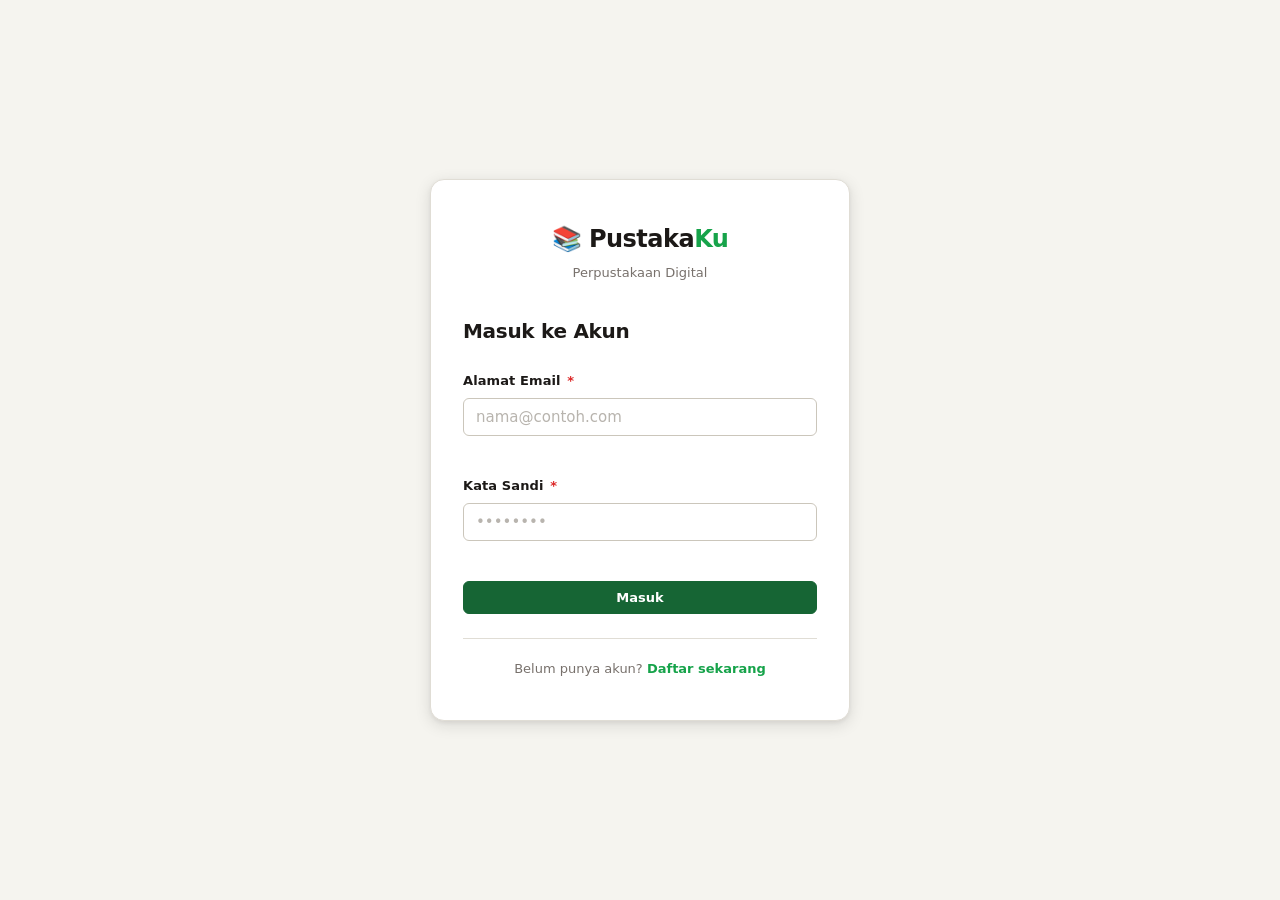
<file: public/login.html>
<!DOCTYPE html>
<html lang="id">
<head>
  <meta charset="UTF-8">
  <meta name="viewport" content="width=device-width, initial-scale=1.0">
  <title>Masuk — PustakaKu</title>
  <link rel="stylesheet" href="css/style.css">
</head>
<body class="page-auth">

<main>
  <div class="auth-card animate-in">

    <div class="auth-card__logo">
      <a href="index.html" aria-label="PustakaKu - Beranda">
        <span aria-hidden="true">📚</span> Pustaka<em>Ku</em>
      </a>
      <p>Perpustakaan Digital</p>
    </div>

    <h1 class="auth-card__heading">Masuk ke Akun</h1>

    <!-- Alert global — T8 isi pesan error 401/403 di sini -->
    <div class="alert" id="login-alert" role="alert" aria-live="polite"></div>

    <form id="form-login" data-action="login" novalidate autocomplete="on">

      <div class="form-group">
        <label class="form-label" for="email">
          Alamat Email <abbr title="wajib diisi">*</abbr>
        </label>
        <input
          id="email" name="email" type="email"
          class="form-input"
          placeholder="nama@contoh.com"
          autocomplete="email"
          inputmode="email"
          required
        >
        <!-- T8: tampilkan error per-field di sini -->
        <span class="form-error" id="err-email" role="alert"></span>
      </div>

      <div class="form-group">
        <label class="form-label" for="password">
          Kata Sandi <abbr title="wajib diisi">*</abbr>
        </label>
        <input
          id="password" name="password" type="password"
          class="form-input"
          placeholder="••••••••"
          autocomplete="current-password"
          required
        >
        <span class="form-error" id="err-password" role="alert"></span>
      </div>

      <button type="submit" class="btn btn--primary btn--full" id="btn-login">
        Masuk
      </button>

    </form>

    <div class="auth-card__footer">
      Belum punya akun? <a href="register.html">Daftar sekarang</a>
    </div>

  </div>
</main>

<!-- T8: validasi form + fetch POST /auth/login + redirect -->
<script src="js/api.js" defer></script>
<script src="js/validator.js" defer></script>
<script src="js/auth.js" defer></script>
</body>
</html>
</file>
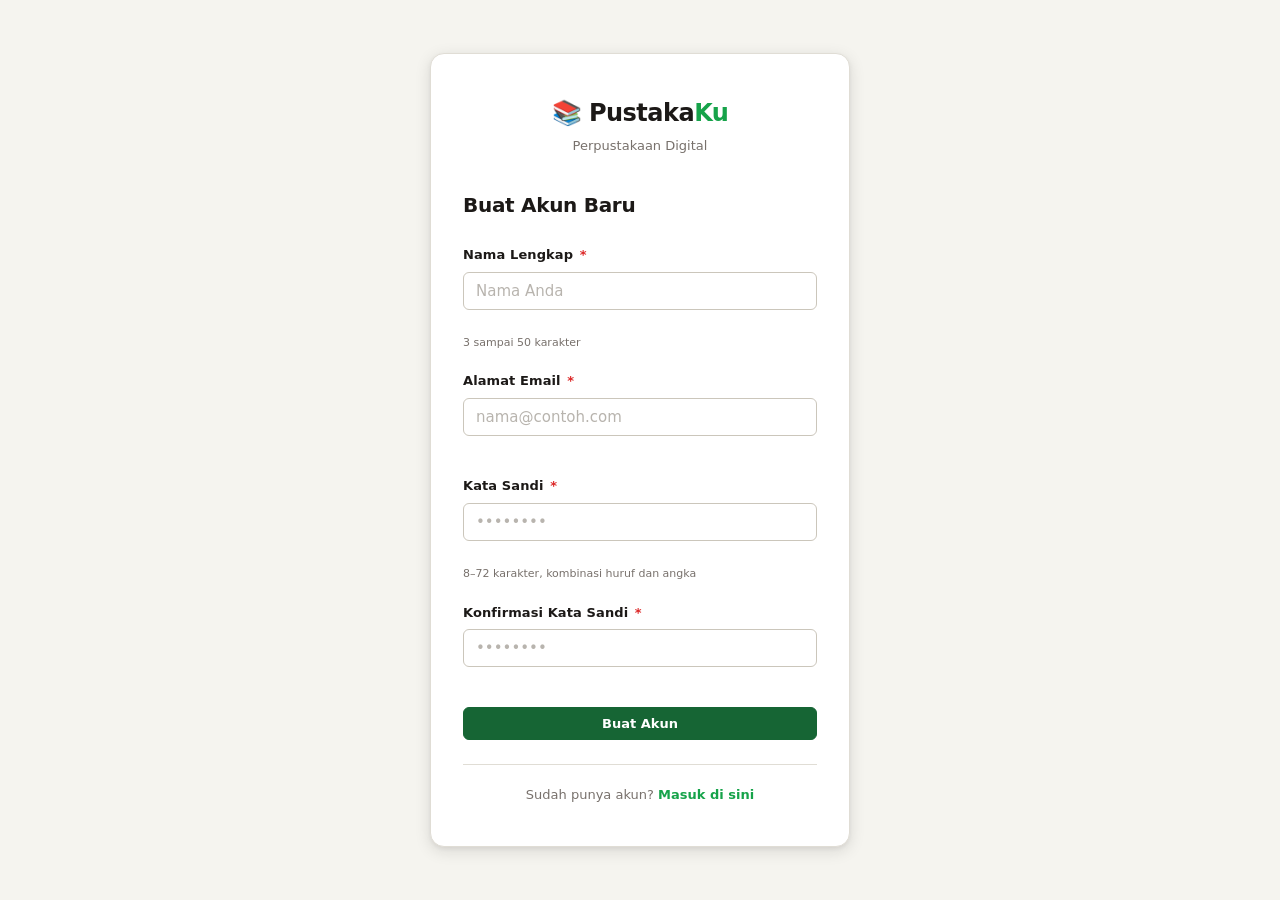
<file: public/register.html>
<!DOCTYPE html>
<html lang="id">
<head>
  <meta charset="UTF-8">
  <meta name="viewport" content="width=device-width, initial-scale=1.0">
  <title>Daftar — PustakaKu</title>
  <link rel="stylesheet" href="css/style.css">
</head>
<body class="page-auth">

<main>
  <div class="auth-card animate-in">

    <div class="auth-card__logo">
      <a href="index.html" aria-label="PustakaKu - Beranda">
        <span aria-hidden="true">📚</span> Pustaka<em>Ku</em>
      </a>
      <p>Perpustakaan Digital</p>
    </div>

    <h1 class="auth-card__heading">Buat Akun Baru</h1>

    <!-- Alert global — T8 isi pesan error 422 / email duplikat -->
    <div class="alert" id="register-alert" role="alert" aria-live="polite"></div>

    <form id="form-register" data-action="register" novalidate autocomplete="on">

      <div class="form-group">
        <label class="form-label" for="name">
          Nama Lengkap <abbr title="wajib diisi">*</abbr>
        </label>
        <input
          id="name" name="name" type="text"
          class="form-input"
          placeholder="Nama Anda"
          autocomplete="name"
          required
          minlength="3" maxlength="50"
        >
        <span class="form-error" id="err-name" role="alert"></span>
        <span class="form-hint">3 sampai 50 karakter</span>
      </div>

      <div class="form-group">
        <label class="form-label" for="email">
          Alamat Email <abbr title="wajib diisi">*</abbr>
        </label>
        <input
          id="email" name="email" type="email"
          class="form-input"
          placeholder="nama@contoh.com"
          autocomplete="email"
          inputmode="email"
          required
        >
        <span class="form-error" id="err-email" role="alert"></span>
      </div>

      <div class="form-group">
        <label class="form-label" for="password">
          Kata Sandi <abbr title="wajib diisi">*</abbr>
        </label>
        <input
          id="password" name="password" type="password"
          class="form-input"
          placeholder="••••••••"
          autocomplete="new-password"
          required
          minlength="8" maxlength="72"
        >
        <span class="form-error" id="err-password" role="alert"></span>
        <span class="form-hint">8–72 karakter, kombinasi huruf dan angka</span>
      </div>

      <div class="form-group">
        <label class="form-label" for="confirmPassword">
          Konfirmasi Kata Sandi <abbr title="wajib diisi">*</abbr>
        </label>
        <input
          id="confirmPassword" name="confirmPassword" type="password"
          class="form-input"
          placeholder="••••••••"
          autocomplete="new-password"
          required
        >
        <span class="form-error" id="err-confirmPassword" role="alert"></span>
      </div>

      <button type="submit" class="btn btn--primary btn--full" id="btn-register">
        Buat Akun
      </button>

    </form>

    <div class="auth-card__footer">
      Sudah punya akun? <a href="login.html">Masuk di sini</a>
    </div>

  </div>
</main>

<!-- T8: validasi client-side (validator.js) + fetch POST /auth/register -->
<script src="js/api.js" defer></script>
<script src="js/validator.js" defer></script>
<script src="js/auth.js" defer></script>
</body>
</html>
</file>
<file: public/css/style.css>
/* =========================================================
   PustakaKu — Stylesheet Utama
   T7: HTML/CSS Front-end (Anggota 2)
   ========================================================= */

/* ---------------------------------------------------------
   1. Custom Properties
   --------------------------------------------------------- */
:root {
  /* Palet: warm off-white + forest green + type-specific */
  --clr-bg:          #f5f4ef;
  --clr-surface:     #ffffff;
  --clr-surface-alt: #f8f7f2;
  --clr-border:      #e0ddd5;
  --clr-border-mid:  #cbc6bb;

  --clr-text:        #1c1917;
  --clr-text-muted:  #78716c;
  --clr-text-invert: #ffffff;

  /* Navbar */
  --clr-nav-bg:    #1c1917;
  --clr-nav-link:  #c8c3bc;

  /* Green — aksi utama & badge aktif */
  --clr-green:     #166534;
  --clr-green-mid: #16a34a;
  --clr-green-lt:  #dcfce7;
  --clr-green-txt: #14532d;

  /* Amber — audiobook & peringatan */
  --clr-amber:     #92400e;
  --clr-amber-mid: #d97706;
  --clr-amber-lt:  #fef9c3;
  --clr-amber-txt: #78350f;

  /* Red — bahaya & terlambat */
  --clr-red:       #991b1b;
  --clr-red-mid:   #dc2626;
  --clr-red-lt:    #fee2e2;
  --clr-red-txt:   #7f1d1d;

  /* Blue — ebook */
  --clr-blue-mid:  #2563eb;
  --clr-blue-lt:   #dbeafe;
  --clr-blue-txt:  #1e3a8a;

  /* Purple — jurnal */
  --clr-purple:    #6d28d9;
  --clr-purple-lt: #ede9fe;
  --clr-purple-txt:#4c1d95;

  /* Spacing (basis 4px) */
  --sp-1:  4px;  --sp-2:  8px;  --sp-3:  12px;
  --sp-4:  16px; --sp-5:  20px; --sp-6:  24px;
  --sp-8:  32px; --sp-10: 40px; --sp-12: 48px;
  --sp-16: 64px;

  /* Skala tipografi */
  --text-xs:   11px;
  --text-sm:   13px;
  --text-base: 15px;
  --text-md:   17px;
  --text-lg:   20px;
  --text-xl:   24px;
  --text-2xl:  32px;

  /* Radius */
  --radius-sm:   4px;
  --radius:      6px;
  --radius-md:   8px;
  --radius-lg:   14px;
  --radius-pill: 999px;

  /* Shadow — warm-tinted, bukan shadow hitam datar */
  --shadow-sm: 0 1px 3px rgba(28,25,23,.08);
  --shadow:    0 2px 8px rgba(28,25,23,.10), 0 1px 2px rgba(28,25,23,.06);
  --shadow-md: 0 4px 16px rgba(28,25,23,.12), 0 2px 4px rgba(28,25,23,.06);
  --shadow-lg: 0 10px 36px rgba(28,25,23,.18), 0 4px 12px rgba(28,25,23,.08);

  /* Transisi */
  --ease: cubic-bezier(.16,1,.3,1);
  --dur:  200ms;

  /* Layout */
  --navbar-h:  58px;
  --max-w:    1180px;
  --max-w-sm:  420px;
}

/* ---------------------------------------------------------
   2. Reset & Base
   --------------------------------------------------------- */
*, *::before, *::after { box-sizing: border-box; margin: 0; padding: 0; }
html { font-size: 100%; scroll-behavior: smooth; }

body {
  font-family: 'Segoe UI', system-ui, -apple-system, BlinkMacSystemFont,
               'Helvetica Neue', Arial, sans-serif;
  font-size: var(--text-base);
  line-height: 1.6;
  color: var(--clr-text);
  background: var(--clr-bg);
  -webkit-font-smoothing: antialiased;
  min-height: 100dvh;
  display: flex;
  flex-direction: column;
}
img, svg { display: block; max-width: 100%; }
a { color: var(--clr-green-mid); text-decoration: none; }
a:hover { text-decoration: underline; }
ul, ol { list-style: none; }
button { font-family: inherit; cursor: pointer; border: none; background: none; }
input, select, textarea { font-family: inherit; font-size: var(--text-base); }

/* ---------------------------------------------------------
   3. Utilitas Tipografi
   --------------------------------------------------------- */
.text-sm    { font-size: var(--text-sm); }
.text-xs    { font-size: var(--text-xs); }
.text-muted { color: var(--clr-text-muted); }
.text-red   { color: var(--clr-red-mid); }
.fw-medium  { font-weight: 500; }
.fw-semi    { font-weight: 600; }
.fw-bold    { font-weight: 700; }

/* ---------------------------------------------------------
   4. Layout
   --------------------------------------------------------- */
.container {
  width: 100%;
  max-width: var(--max-w);
  margin-inline: auto;
  padding-inline: var(--sp-6);
}

main {
  flex: 1;
  padding-top: calc(var(--navbar-h) + var(--sp-10));
  padding-bottom: var(--sp-16);
}

.page-title {
  font-size: var(--text-xl);
  font-weight: 800;
  letter-spacing: -.5px;
  margin-bottom: var(--sp-6);
  line-height: 1.2;
}
.page-title span { color: var(--clr-green-mid); }

.section-header {
  display: flex;
  justify-content: space-between;
  align-items: center;
  margin-bottom: var(--sp-4);
}
.section-title {
  font-size: var(--text-md);
  font-weight: 700;
  letter-spacing: -.2px;
}

/* ---------------------------------------------------------
   5. Navbar
   --------------------------------------------------------- */
.navbar {
  position: fixed;
  top: 0; left: 0; right: 0;
  height: var(--navbar-h);
  background: var(--clr-nav-bg);
  z-index: 100;
  border-bottom: 1px solid rgba(255,255,255,.05);
}
.navbar__inner {
  display: flex;
  align-items: center;
  gap: var(--sp-5);
  height: 100%;
  max-width: var(--max-w);
  margin-inline: auto;
  padding-inline: var(--sp-6);
  position: relative;
}
.navbar__logo {
  font-size: 17px;
  font-weight: 800;
  color: var(--clr-text-invert);
  letter-spacing: -.3px;
  text-decoration: none;
  display: flex;
  align-items: center;
  gap: var(--sp-2);
  flex-shrink: 0;
  user-select: none;
}
.navbar__logo em { font-style: normal; color: var(--clr-green-mid); }
.navbar__logo-icon { font-size: 20px; line-height: 1; }
.navbar__sep { flex: 1; }

.navbar__links {
  display: flex;
  align-items: center;
  gap: var(--sp-1);
}
.navbar__link {
  font-size: var(--text-sm);
  font-weight: 500;
  color: var(--clr-nav-link);
  padding: var(--sp-2) var(--sp-3);
  border-radius: var(--radius);
  transition: color var(--dur), background var(--dur);
  text-decoration: none;
}
.navbar__link:hover { color: #fff; background: rgba(255,255,255,.08); text-decoration: none; }
.navbar__link--active { color: #fff; background: rgba(255,255,255,.10); }

.navbar__user {
  display: flex;
  align-items: center;
  gap: var(--sp-3);
  padding-left: var(--sp-4);
  border-left: 1px solid rgba(255,255,255,.12);
  margin-left: var(--sp-2);
}
.navbar__user-name { font-size: var(--text-sm); font-weight: 600; color: #fff; line-height: 1.2; }
.navbar__user-role {
  font-size: 10px;
  font-weight: 700;
  color: var(--clr-green-mid);
  text-transform: uppercase;
  letter-spacing: .6px;
}

/* Hamburger (mobile) */
.nav-toggle-input { display: none; }
.nav-toggle-btn {
  display: none;
  flex-direction: column;
  gap: 5px;
  padding: var(--sp-2);
  cursor: pointer;
  color: var(--clr-nav-link);
  margin-left: auto;
}
.nav-toggle-btn span {
  display: block;
  width: 20px;
  height: 2px;
  background: currentColor;
  border-radius: 2px;
  transition: transform var(--dur), opacity var(--dur);
}
.nav-toggle-input:checked + .navbar__inner .nav-toggle-btn span:nth-child(1) {
  transform: translateY(7px) rotate(45deg);
}
.nav-toggle-input:checked + .navbar__inner .nav-toggle-btn span:nth-child(2) {
  opacity: 0;
}
.nav-toggle-input:checked + .navbar__inner .nav-toggle-btn span:nth-child(3) {
  transform: translateY(-7px) rotate(-45deg);
}

/* ---------------------------------------------------------
   6. Tombol
   --------------------------------------------------------- */
.btn {
  display: inline-flex;
  align-items: center;
  gap: var(--sp-2);
  font-size: var(--text-sm);
  font-weight: 600;
  line-height: 1;
  padding: 9px 18px;
  border-radius: var(--radius);
  border: 1.5px solid transparent;
  cursor: pointer;
  transition: background var(--dur), color var(--dur),
              border-color var(--dur), box-shadow var(--dur),
              transform 100ms;
  text-decoration: none;
  white-space: nowrap;
  user-select: none;
}
.btn:active { transform: translateY(1px); }
.btn:focus-visible { outline: 2px solid var(--clr-green-mid); outline-offset: 3px; }
.btn:disabled { opacity: .5; cursor: not-allowed; pointer-events: none; }

.btn--primary {
  background: var(--clr-green);
  color: #fff;
  border-color: var(--clr-green);
}
.btn--primary:hover {
  background: #14532d;
  border-color: #14532d;
  box-shadow: var(--shadow-sm);
  color: #fff;
  text-decoration: none;
}

.btn--outline {
  background: transparent;
  color: var(--clr-green);
  border-color: var(--clr-green);
}
.btn--outline:hover {
  background: var(--clr-green-lt);
  color: var(--clr-green-txt);
  text-decoration: none;
}

.btn--danger {
  background: var(--clr-red-lt);
  color: var(--clr-red-mid);
  border-color: transparent;
}
.btn--danger:hover {
  background: var(--clr-red-mid);
  color: #fff;
  text-decoration: none;
}

.btn--ghost {
  background: transparent;
  color: var(--clr-text-muted);
  border-color: var(--clr-border-mid);
}
.btn--ghost:hover {
  background: var(--clr-surface-alt);
  color: var(--clr-text);
  text-decoration: none;
}

/* Tombol di navbar gelap */
.btn--nav {
  color: rgba(255,255,255,.65);
  border-color: rgba(255,255,255,.18);
  background: transparent;
  font-size: var(--text-xs);
  padding: 6px 12px;
}
.btn--nav:hover { color: #fff; background: rgba(255,255,255,.1); text-decoration: none; }

.btn--sm  { font-size: var(--text-xs); padding: 6px 12px; }
.btn--full { width: 100%; justify-content: center; }

/* ---------------------------------------------------------
   7. Form & Input
   --------------------------------------------------------- */
.form-group { margin-bottom: var(--sp-5); }

.form-label {
  display: block;
  font-size: var(--text-sm);
  font-weight: 600;
  color: var(--clr-text);
  margin-bottom: 6px;
  letter-spacing: .1px;
}
.form-label abbr { color: var(--clr-red-mid); text-decoration: none; margin-left: 2px; }

.form-input,
.form-select,
.form-textarea {
  display: block;
  width: 100%;
  padding: 9px 12px;
  color: var(--clr-text);
  background: var(--clr-surface);
  border: 1.5px solid var(--clr-border-mid);
  border-radius: var(--radius);
  transition: border-color var(--dur), box-shadow var(--dur);
  appearance: none;
  -webkit-appearance: none;
}
.form-input::placeholder { color: #b8b4ae; }
.form-input:hover,
.form-select:hover { border-color: #a8a29e; }
.form-input:focus,
.form-select:focus,
.form-textarea:focus {
  outline: none;
  border-color: var(--clr-green-mid);
  box-shadow: 0 0 0 3px rgba(22,163,74,.14);
}
.form-input.is-error,
.form-select.is-error { border-color: var(--clr-red-mid); }
.form-input.is-error:focus { box-shadow: 0 0 0 3px rgba(220,38,38,.14); }

/* Select custom arrow */
.form-select {
  background-image: url("data:image/svg+xml,%3Csvg xmlns='http://www.w3.org/2000/svg' width='12' height='12' viewBox='0 0 24 24' fill='none' stroke='%2378716c' stroke-width='2.5' stroke-linecap='round' stroke-linejoin='round'%3E%3Cpolyline points='6 9 12 15 18 9'/%3E%3C/svg%3E");
  background-repeat: no-repeat;
  background-position: right 10px center;
  padding-right: 32px;
  cursor: pointer;
}

.form-error {
  display: block;
  font-size: var(--text-xs);
  color: var(--clr-red-mid);
  margin-top: var(--sp-1);
  min-height: 16px;
}
.form-hint {
  display: block;
  font-size: var(--text-xs);
  color: var(--clr-text-muted);
  margin-top: var(--sp-1);
}
.form-row {
  display: grid;
  grid-template-columns: 1fr 1fr;
  gap: var(--sp-4);
}
.form-divider {
  border: none;
  border-top: 1px solid var(--clr-border);
  margin: var(--sp-4) 0;
}

/* Kelompok field extra (ebook/audiobook/jurnal) */
.extra-group { }
.extra-group__label {
  display: block;
  font-size: var(--text-xs);
  font-weight: 700;
  text-transform: uppercase;
  letter-spacing: .6px;
  color: var(--clr-text-muted);
  margin-bottom: var(--sp-3);
  padding-bottom: var(--sp-2);
  border-bottom: 1px dashed var(--clr-border);
}

/* ---------------------------------------------------------
   8. Badge & Pill
   --------------------------------------------------------- */
.badge {
  display: inline-flex;
  align-items: center;
  font-size: var(--text-xs);
  font-weight: 700;
  letter-spacing: .4px;
  text-transform: uppercase;
  padding: 3px 8px;
  border-radius: var(--radius-pill);
  line-height: 1;
  white-space: nowrap;
}
.badge--ebook     { background: var(--clr-blue-lt);    color: var(--clr-blue-txt); }
.badge--audiobook { background: var(--clr-amber-lt);   color: var(--clr-amber-txt); }
.badge--journal   { background: var(--clr-purple-lt);  color: var(--clr-purple-txt); }
.badge--active    { background: var(--clr-green-lt);   color: var(--clr-green-txt); }
.badge--inactive  { background: #ede9e3;               color: #78716c; }
.badge--overdue   { background: var(--clr-red-lt);     color: var(--clr-red-txt); }
.badge--completed { background: var(--clr-green-lt);   color: var(--clr-green-txt); }
.badge--premium   { background: var(--clr-amber-lt);   color: var(--clr-amber-txt); }
.badge--regular   { background: #ede9e3;               color: #78716c; }
.badge--admin     { background: #1c1917;               color: #d6d3d1; }

/* Indikator stok */
.stock-pill { font-size: var(--text-xs); font-weight: 600; color: var(--clr-text-muted); }
.stock-pill--low { color: var(--clr-amber-txt); }
.stock-pill--out { color: var(--clr-red-mid); font-weight: 700; }

/* ---------------------------------------------------------
   9. Alert
   --------------------------------------------------------- */
.alert {
  display: flex;
  align-items: flex-start;
  gap: var(--sp-3);
  padding: 12px var(--sp-4);
  border-radius: var(--radius-md);
  font-size: var(--text-sm);
  margin-bottom: var(--sp-5);
  border: 1px solid transparent;
}
.alert:empty { display: none; }
.alert--error   { background: var(--clr-red-lt);   color: var(--clr-red-txt);    border-color: #fecaca; }
.alert--success { background: var(--clr-green-lt); color: var(--clr-green-txt);  border-color: #bbf7d0; }
.alert--warn    { background: var(--clr-amber-lt); color: var(--clr-amber-txt);  border-color: #fde68a; }
.alert--info    { background: var(--clr-blue-lt);  color: var(--clr-blue-txt);   border-color: #bfdbfe; }

/* ---------------------------------------------------------
   10. Filter Bar (Katalog)
   --------------------------------------------------------- */
.filter-bar {
  display: flex;
  flex-wrap: wrap;
  gap: var(--sp-3);
  align-items: flex-end;
  margin-bottom: var(--sp-5);
  padding: var(--sp-4) var(--sp-5);
  background: var(--clr-surface);
  border: 1px solid var(--clr-border);
  border-radius: var(--radius-md);
  box-shadow: var(--shadow-sm);
}
.filter-bar__search { flex: 1; min-width: 200px; }
.filter-bar__selects { display: flex; gap: var(--sp-3); flex-wrap: wrap; }
.filter-bar__select { width: 155px; }

/* Input pencarian dengan ikon */
.input-search-wrap { position: relative; }
.input-search-wrap .form-input { padding-left: 36px; }
.input-search-wrap::before {
  content: '';
  position: absolute;
  left: 11px;
  top: 50%;
  transform: translateY(-50%);
  width: 14px;
  height: 14px;
  background-image: url("data:image/svg+xml,%3Csvg xmlns='http://www.w3.org/2000/svg' width='14' height='14' viewBox='0 0 24 24' fill='none' stroke='%23a8a29e' stroke-width='2.5' stroke-linecap='round' stroke-linejoin='round'%3E%3Ccircle cx='11' cy='11' r='8'/%3E%3Cpath d='M21 21l-4.35-4.35'/%3E%3C/svg%3E");
  background-repeat: no-repeat;
  background-size: contain;
  pointer-events: none;
}

.catalog-meta {
  font-size: var(--text-sm);
  color: var(--clr-text-muted);
  margin-bottom: var(--sp-5);
}
.catalog-meta strong { color: var(--clr-text); font-weight: 600; }

/* ---------------------------------------------------------
   11. Card Grid Media
   --------------------------------------------------------- */
.card-grid {
  display: grid;
  grid-template-columns: repeat(auto-fill, minmax(285px, 1fr));
  gap: var(--sp-5);
}

.media-card {
  background: var(--clr-surface);
  border: 1px solid var(--clr-border);
  border-radius: var(--radius-md);
  /* Garis atas berwarna sesuai tipe — penanda visual utama */
  border-top-width: 4px;
  border-top-color: var(--clr-border-mid);
  padding: var(--sp-5);
  display: flex;
  flex-direction: column;
  gap: var(--sp-3);
  box-shadow: var(--shadow-sm);
  transition: box-shadow var(--dur) var(--ease),
              transform var(--dur) var(--ease);
}
.media-card:hover {
  box-shadow: var(--shadow-md);
  transform: translateY(-3px);
}
/* Warna garis per tipe — keputusan desain spesifik */
.media-card[data-type="ebook"]     { border-top-color: var(--clr-blue-mid); }
.media-card[data-type="audiobook"] { border-top-color: var(--clr-amber-mid); }
.media-card[data-type="journal"]   { border-top-color: var(--clr-purple); }

.media-card__header {
  display: flex;
  justify-content: space-between;
  align-items: flex-start;
  gap: var(--sp-2);
}
.media-card__title {
  font-size: 15px;
  font-weight: 700;
  line-height: 1.35;
  color: var(--clr-text);
  margin-top: var(--sp-1);
}
.media-card__author {
  font-size: var(--text-sm);
  color: var(--clr-text-muted);
  margin-top: 2px;
}
.media-card__meta {
  display: flex;
  flex-wrap: wrap;
  gap: 4px var(--sp-2);
  font-size: var(--text-xs);
  color: var(--clr-text-muted);
  align-items: center;
}
.media-card__meta-sep { color: var(--clr-border-mid); }
.media-card__footer {
  margin-top: auto;
  padding-top: var(--sp-3);
  border-top: 1px solid var(--clr-border);
  display: flex;
  justify-content: space-between;
  align-items: center;
  gap: var(--sp-2);
}
.media-card__fee { font-size: var(--text-xs); color: var(--clr-text-muted); }
.media-card__fee strong { font-size: var(--text-sm); color: var(--clr-text); }

/* ---------------------------------------------------------
   12. Tabel Data
   --------------------------------------------------------- */
.table-wrapper {
  overflow-x: auto;
  border: 1px solid var(--clr-border);
  border-radius: var(--radius-md);
  box-shadow: var(--shadow-sm);
  -webkit-overflow-scrolling: touch;
}
.table {
  width: 100%;
  border-collapse: collapse;
  font-size: var(--text-sm);
  background: var(--clr-surface);
}
.table th {
  text-align: left;
  font-size: var(--text-xs);
  font-weight: 700;
  letter-spacing: .5px;
  text-transform: uppercase;
  color: var(--clr-text-muted);
  padding: 10px var(--sp-4);
  background: var(--clr-surface-alt);
  border-bottom: 1px solid var(--clr-border);
  white-space: nowrap;
}
.table td {
  padding: 11px var(--sp-4);
  border-bottom: 1px solid var(--clr-border);
  vertical-align: middle;
  color: var(--clr-text);
}
.table tr:last-child td { border-bottom: none; }
.table tbody tr { transition: background var(--dur); }
.table tbody tr:hover { background: var(--clr-surface-alt); }

/* Kolom aksi (Edit, Hapus, dll.) */
.row-actions {
  display: flex;
  gap: var(--sp-2);
  align-items: center;
  white-space: nowrap;
}

/* ---------------------------------------------------------
   13. Tabs (Admin Panel)
   --------------------------------------------------------- */
.tabs {
  display: flex;
  gap: 2px;
  border-bottom: 2px solid var(--clr-border);
  margin-bottom: var(--sp-6);
}
.tab-btn {
  padding: 10px var(--sp-5);
  font-size: var(--text-sm);
  font-weight: 600;
  color: var(--clr-text-muted);
  border-radius: var(--radius) var(--radius) 0 0;
  transition: color var(--dur), background var(--dur);
  position: relative;
  bottom: -2px;
  border-bottom: 2px solid transparent;
}
.tab-btn:hover { color: var(--clr-text); background: var(--clr-surface-alt); }
.tab-btn.is-active {
  color: var(--clr-green);
  border-bottom-color: var(--clr-green-mid);
  background: var(--clr-surface);
}
.tab-panel { animation: fadeUp .22s var(--ease) both; }
.tab-panel.is-hidden { display: none; }

/* ---------------------------------------------------------
   14. Toolbar Panel Admin
   --------------------------------------------------------- */
.panel-toolbar {
  display: flex;
  justify-content: space-between;
  align-items: center;
  flex-wrap: wrap;
  gap: var(--sp-3);
  margin-bottom: var(--sp-4);
}
.panel-toolbar__title {
  font-size: var(--text-md);
  font-weight: 700;
}
.panel-toolbar__title span { font-weight: 400; color: var(--clr-text-muted); }
.panel-tools { display: flex; gap: var(--sp-3); flex-wrap: wrap; align-items: center; }

/* ---------------------------------------------------------
   15. Modal
   --------------------------------------------------------- */
.modal {
  position: fixed;
  inset: 0;
  z-index: 200;
  display: flex;
  align-items: center;
  justify-content: center;
  padding: var(--sp-6);
}
.modal.is-hidden { display: none; }

.modal__overlay {
  position: absolute;
  inset: 0;
  background: rgba(28,25,23,.55);
  backdrop-filter: blur(3px);
  -webkit-backdrop-filter: blur(3px);
}
.modal__box {
  position: relative;
  background: var(--clr-surface);
  border-radius: var(--radius-lg);
  box-shadow: var(--shadow-lg);
  width: 100%;
  max-width: 540px;
  max-height: 90dvh;
  overflow-y: auto;
  animation: modalIn .22s var(--ease) both;
}
.modal__header {
  display: flex;
  align-items: center;
  justify-content: space-between;
  padding: var(--sp-5) var(--sp-6);
  border-bottom: 1px solid var(--clr-border);
  position: sticky;
  top: 0;
  background: var(--clr-surface);
  z-index: 1;
}
.modal__title { font-size: var(--text-md); font-weight: 700; letter-spacing: -.2px; }
.modal__close {
  color: var(--clr-text-muted);
  font-size: 22px;
  line-height: 1;
  padding: 2px 6px;
  border-radius: var(--radius-sm);
  transition: color var(--dur), background var(--dur);
}
.modal__close:hover { color: var(--clr-text); background: var(--clr-surface-alt); }
.modal__body { padding: var(--sp-6); }
.modal__footer {
  display: flex;
  justify-content: flex-end;
  gap: var(--sp-3);
  padding: var(--sp-4) var(--sp-6);
  border-top: 1px solid var(--clr-border);
  background: var(--clr-surface-alt);
  border-bottom-left-radius: var(--radius-lg);
  border-bottom-right-radius: var(--radius-lg);
  position: sticky;
  bottom: 0;
}

/* ---------------------------------------------------------
   16. User Info Card (Member Dashboard)
   --------------------------------------------------------- */
.user-card {
  background: var(--clr-surface);
  border: 1px solid var(--clr-border);
  border-radius: var(--radius-lg);
  padding: var(--sp-6);
  margin-bottom: var(--sp-8);
  display: grid;
  grid-template-columns: 1fr auto;
  gap: var(--sp-6);
  box-shadow: var(--shadow-sm);
  align-items: start;
}
.user-card__name {
  font-size: var(--text-xl);
  font-weight: 800;
  letter-spacing: -.4px;
  margin-bottom: var(--sp-1);
  line-height: 1.2;
}
.user-card__email { font-size: var(--text-sm); color: var(--clr-text-muted); margin-bottom: var(--sp-3); }
.user-card__badges { display: flex; gap: var(--sp-2); flex-wrap: wrap; margin-bottom: var(--sp-4); }
.user-card__stats { display: flex; gap: var(--sp-6); flex-wrap: wrap; }
.user-card__stat-label {
  font-size: 10px;
  font-weight: 700;
  letter-spacing: .5px;
  text-transform: uppercase;
  color: var(--clr-text-muted);
  margin-bottom: 2px;
}
.user-card__stat-value { font-size: var(--text-lg); font-weight: 800; color: var(--clr-text); line-height: 1; }
.user-card__stat-value span { font-size: var(--text-sm); font-weight: 400; color: var(--clr-text-muted); }

/* ---------------------------------------------------------
   17. Halaman Auth (Login / Register)
   --------------------------------------------------------- */
body.page-auth {
  align-items: center;
  justify-content: center;
  padding: var(--sp-6);
  background: var(--clr-bg);
}
body.page-auth main {
  padding-top: 0;
  padding-bottom: 0;
  display: flex;
  align-items: center;
  justify-content: center;
  width: 100%;
}

.auth-card {
  background: var(--clr-surface);
  border: 1px solid var(--clr-border);
  border-radius: var(--radius-lg);
  padding: var(--sp-10) var(--sp-8);
  width: 100%;
  max-width: var(--max-w-sm);
  box-shadow: var(--shadow-md);
}
.auth-card__logo { text-align: center; margin-bottom: var(--sp-8); }
.auth-card__logo a {
  font-size: var(--text-xl);
  font-weight: 800;
  color: var(--clr-text);
  text-decoration: none;
  letter-spacing: -.5px;
}
.auth-card__logo em { font-style: normal; color: var(--clr-green-mid); }
.auth-card__logo p { font-size: var(--text-sm); color: var(--clr-text-muted); margin-top: var(--sp-1); }

.auth-card__heading {
  font-size: var(--text-lg);
  font-weight: 800;
  margin-bottom: var(--sp-6);
  letter-spacing: -.3px;
}
.auth-card__footer {
  text-align: center;
  font-size: var(--text-sm);
  color: var(--clr-text-muted);
  margin-top: var(--sp-6);
  padding-top: var(--sp-5);
  border-top: 1px solid var(--clr-border);
}
.auth-card__footer a { font-weight: 600; }

/* ---------------------------------------------------------
   18. Empty State
   --------------------------------------------------------- */
.empty-state {
  text-align: center;
  padding: var(--sp-16) var(--sp-6);
  color: var(--clr-text-muted);
}
.empty-state__icon { font-size: 42px; margin-bottom: var(--sp-4); opacity: .55; }
.empty-state__title { font-size: var(--text-md); font-weight: 700; color: var(--clr-text); margin-bottom: var(--sp-2); }
.empty-state__desc { font-size: var(--text-sm); }

/* ---------------------------------------------------------
   19. Footer
   --------------------------------------------------------- */
footer {
  padding: var(--sp-5) var(--sp-6);
  text-align: center;
  font-size: var(--text-xs);
  color: var(--clr-text-muted);
  border-top: 1px solid var(--clr-border);
  background: var(--clr-surface);
}

/* ---------------------------------------------------------
   20. Responsif
   --------------------------------------------------------- */
@media (max-width: 768px) {
  :root { --navbar-h: 54px; }

  .nav-toggle-btn { display: flex; }

  .navbar__links {
    display: none;
    position: absolute;
    top: var(--navbar-h);
    left: 0; right: 0;
    background: var(--clr-nav-bg);
    flex-direction: column;
    padding: var(--sp-4);
    gap: var(--sp-1);
    border-top: 1px solid rgba(255,255,255,.08);
    box-shadow: var(--shadow-md);
  }
  .nav-toggle-input:checked + .navbar__inner .navbar__links { display: flex; }

  .navbar__user { border-left: none; padding-left: 0; margin-top: var(--sp-2); flex-wrap: wrap; }

  .card-grid { grid-template-columns: 1fr 1fr; gap: var(--sp-4); }

  .filter-bar { flex-direction: column; align-items: stretch; }
  .filter-bar__selects { flex-direction: column; }
  .filter-bar__select { width: 100%; }

  .form-row { grid-template-columns: 1fr; }

  .user-card { grid-template-columns: 1fr; }
  .user-card__stats { gap: var(--sp-5); }

  .panel-toolbar { flex-direction: column; align-items: flex-start; }

  .auth-card { padding: var(--sp-8) var(--sp-5); }

  .modal { padding: var(--sp-3); align-items: flex-end; }
  .modal__box {
    max-height: 95dvh;
    border-radius: var(--radius-lg) var(--radius-lg) 0 0;
  }
}
@media (max-width: 480px) {
  .card-grid { grid-template-columns: 1fr; }
  .container { padding-inline: var(--sp-4); }
}

/* ---------------------------------------------------------
   21. Animasi
   --------------------------------------------------------- */
@keyframes fadeUp {
  from { opacity: 0; transform: translateY(8px); }
  to   { opacity: 1; transform: translateY(0); }
}
@keyframes modalIn {
  from { opacity: 0; transform: scale(.95) translateY(10px); }
  to   { opacity: 1; transform: scale(1)   translateY(0); }
}
.animate-in { animation: fadeUp .3s var(--ease) both; }

/* ---------------------------------------------------------
   22. Prefers Reduced Motion
   --------------------------------------------------------- */
@media (prefers-reduced-motion: reduce) {
  *, *::before, *::after {
    animation-duration: .01ms !important;
    transition-duration: .01ms !important;
  }
}
</file>
